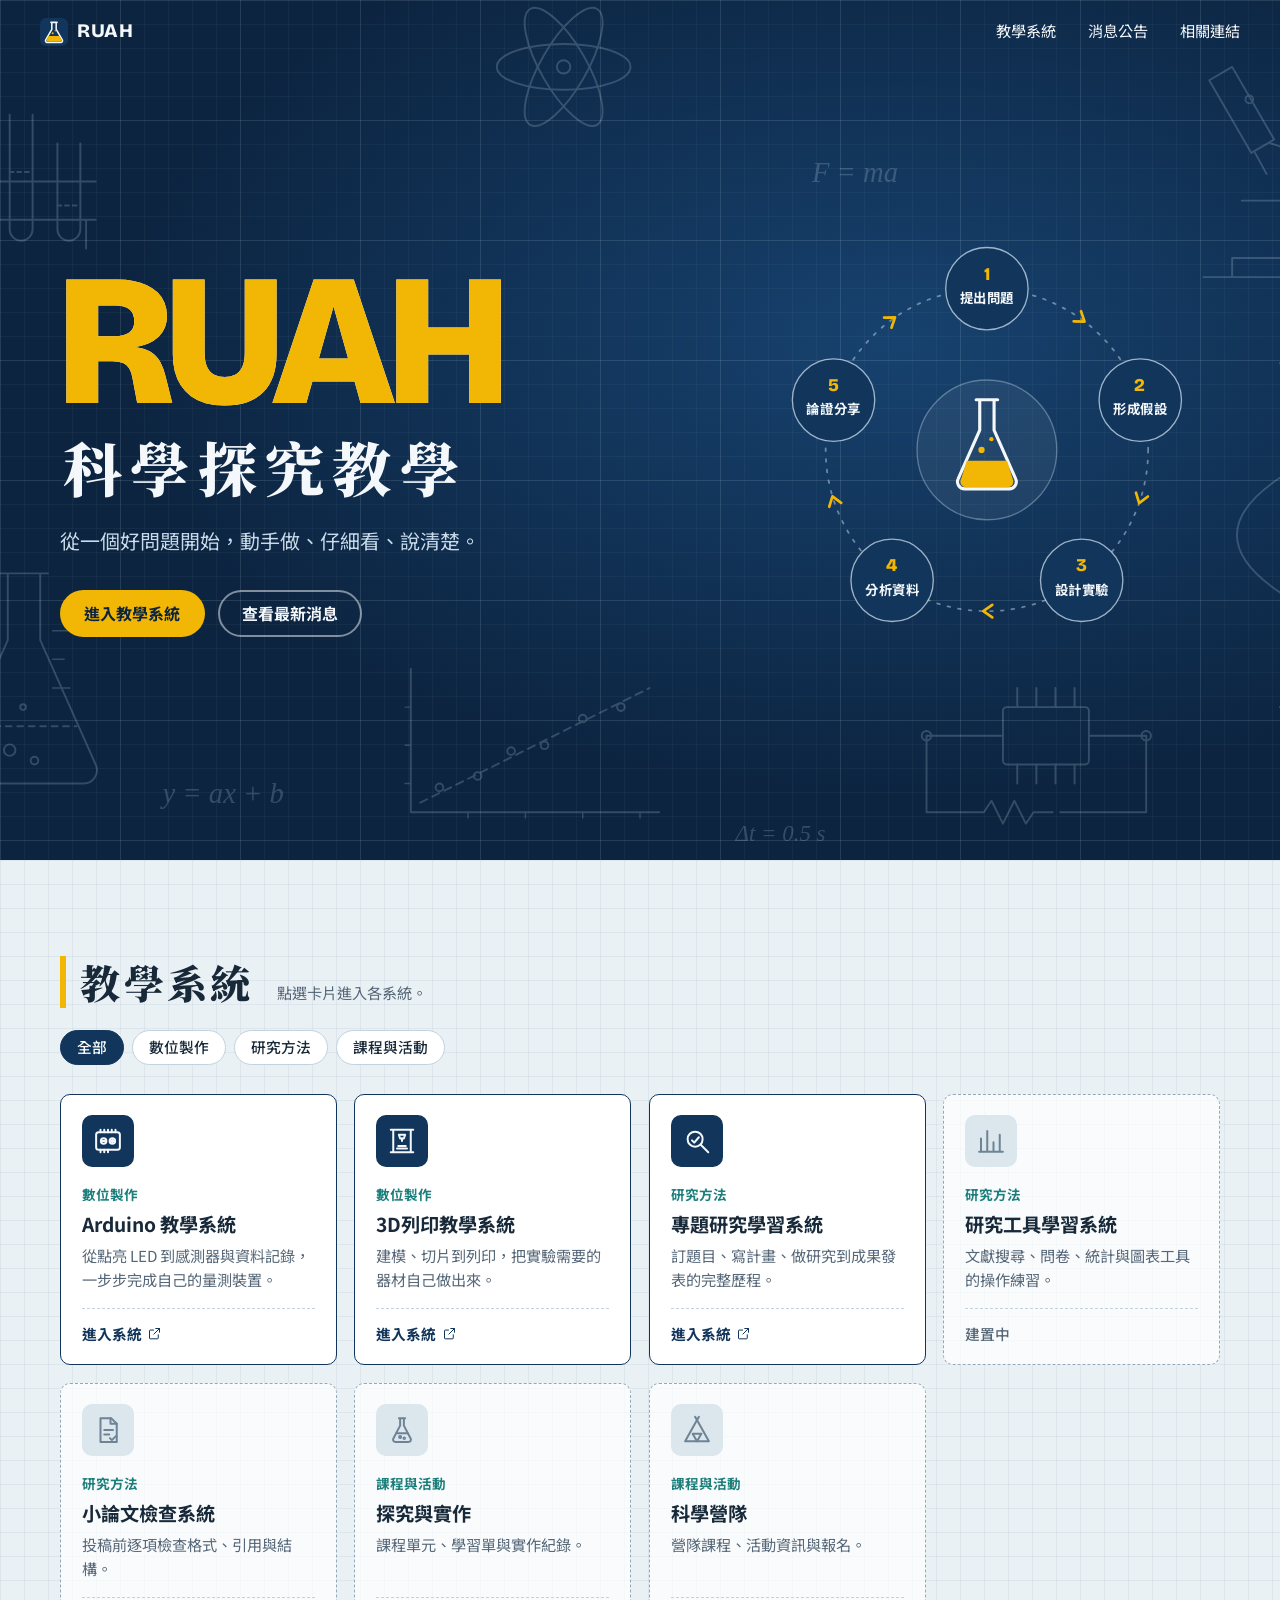
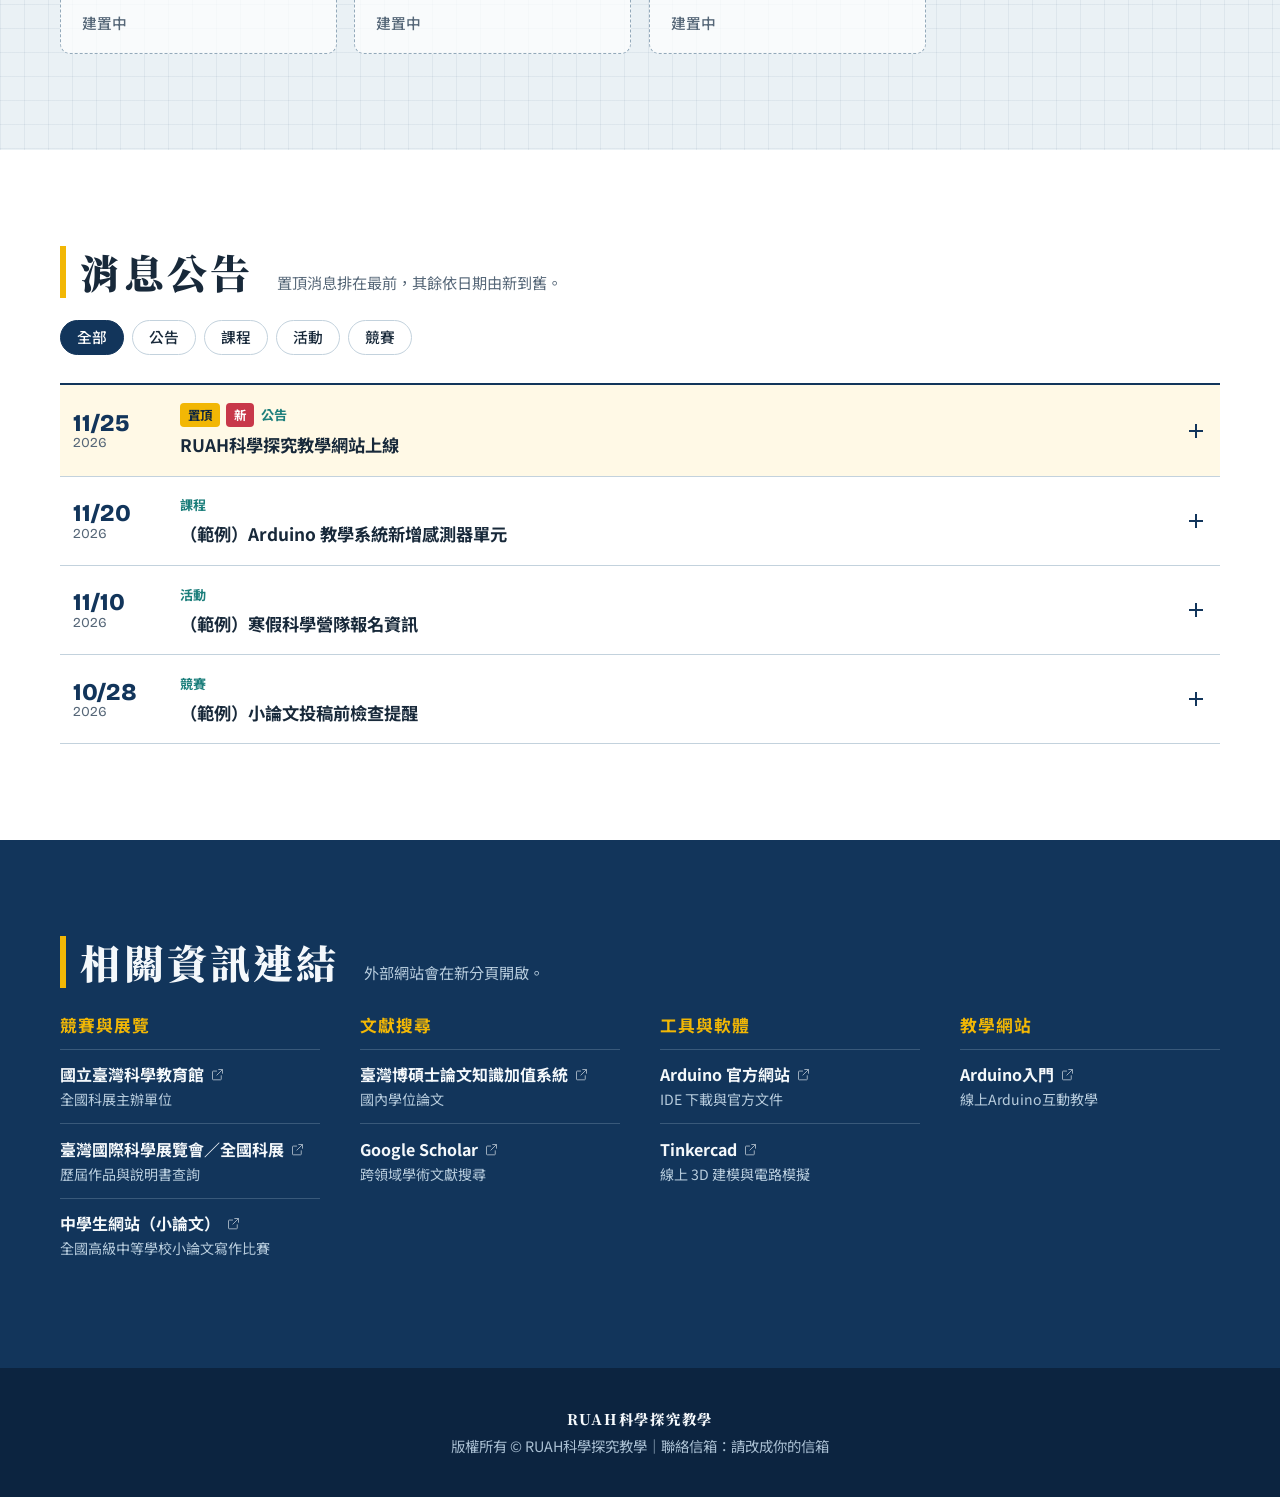
<file: index.html>
<!DOCTYPE html>
<html lang="zh-Hant-TW">
<head>
  <meta charset="UTF-8">
  <meta name="viewport" content="width=device-width, initial-scale=1">
  <title>RUAH科學探究教學</title>
  <meta name="description" content="RUAH科學探究教學：Arduino、3D列印、專題研究、研究工具、小論文檢查、探究與實作、科學營隊等教學系統入口。">
  <link rel="icon" href="images/favicon.svg" type="image/svg+xml">

  <link rel="preconnect" href="https://fonts.googleapis.com">
  <link rel="preconnect" href="https://fonts.gstatic.com" crossorigin>
  <link href="https://fonts.googleapis.com/css2?family=Bricolage+Grotesque:opsz,wght@12..96,500;12..96,800&family=Noto+Sans+TC:wght@400;500;700&family=Noto+Serif+TC:wght@600;900&display=swap" rel="stylesheet">

  <link rel="stylesheet" href="css/style.css">
</head>
<body>

  <a class="skip-link" href="#systems">跳到教學系統</a>

  <!-- ========== 導覽列 ========== -->
  <header class="topbar" id="topbar">
    <a class="brand" href="#top" aria-label="回到頁首">
      <img src="images/favicon.svg" alt="" width="28" height="28">
      <span>RUAH</span>
    </a>
    <nav class="topnav" aria-label="主選單">
      <a href="#systems">教學系統</a>
      <a href="#news">消息公告</a>
      <a href="#links">相關連結</a>
    </nav>
  </header>

  <!-- ========== 首頁大標 ========== -->
  <section class="hero" id="top">
    <div class="hero-photo" id="heroPhoto" aria-hidden="true"></div>
    <div class="hero-grid" aria-hidden="true"></div>
    <img class="hero-sketches" src="images/lab-sketches.svg" alt="" aria-hidden="true">

    <div class="hero-inner">
      <div class="hero-text">
        <h1 class="hero-title">
          <span class="title-latin" data-text="RUAH">RUAH</span>
          <span class="title-cjk">科學探究教學</span>
        </h1>
        <p class="hero-tagline" id="heroTagline">從一個好問題開始，動手做、仔細看、說清楚。</p>
        <div class="hero-actions">
          <a class="btn btn-primary" href="#systems">進入教學系統</a>
          <a class="btn btn-ghost" href="#news">查看最新消息</a>
        </div>
      </div>

      <!-- 探究循環圖 -->
      <figure class="cycle" aria-label="科學探究循環：提出問題、形成假設、設計實驗、分析資料、論證分享">
        <svg viewBox="0 0 520 520" role="img" aria-hidden="true">
          <circle class="cy-ring" cx="260" cy="260" r="180"/>
          <g class="cy-arrows">
            <path d="M-6-7L4 0l-10 7" transform="translate(365.8 114.4) rotate(36)"/>
            <path d="M-6-7L4 0l-10 7" transform="translate(431.2 315.6) rotate(108)"/>
            <path d="M-6-7L4 0l-10 7" transform="translate(260 440) rotate(180)"/>
            <path d="M-6-7L4 0l-10 7" transform="translate(88.8 315.6) rotate(252)"/>
            <path d="M-6-7L4 0l-10 7" transform="translate(154.2 114.4) rotate(324)"/>
          </g>
          <g class="cy-orbit"><circle cx="260" cy="80" r="6"/></g>

          <!-- 中央：燒瓶 -->
          <circle class="cy-core" cx="260" cy="260" r="78"/>
          <g transform="translate(222 200)">
            <path class="cy-flask" d="M26 4h24M30 4v34L6 92a8 8 0 0 0 7.3 11.5h49.4A8 8 0 0 0 70 92L46 38V4"/>
            <path class="cy-liquid" d="M15.5 72h45L67 93a6 6 0 0 1-5.5 8.5H14.5A6 6 0 0 1 9 93z"/>
            <circle class="cy-bubble" cx="32" cy="60" r="3.5"/>
            <circle class="cy-bubble" cx="43" cy="48" r="2.4"/>
          </g>

          <!-- 五個步驟（依序循環） -->
          <g class="cy-node" transform="translate(260 80)"><circle r="46"/><text class="n" y="-10">1</text><text y="16">提出問題</text></g>
          <g class="cy-node" transform="translate(431.2 204.4)"><circle r="46"/><text class="n" y="-10">2</text><text y="16">形成假設</text></g>
          <g class="cy-node" transform="translate(365.8 405.6)"><circle r="46"/><text class="n" y="-10">3</text><text y="16">設計實驗</text></g>
          <g class="cy-node" transform="translate(154.2 405.6)"><circle r="46"/><text class="n" y="-10">4</text><text y="16">分析資料</text></g>
          <g class="cy-node" transform="translate(88.8 204.4)"><circle r="46"/><text class="n" y="-10">5</text><text y="16">論證分享</text></g>
        </svg>
      </figure>
    </div>
  </section>

  <main>
    <!-- ========== 欄位一：教學系統 ========== -->
    <section class="section section-systems" id="systems" aria-labelledby="systems-title">
      <div class="section-head">
        <h2 id="systems-title">教學系統</h2>
        <p class="section-note">點選卡片進入各系統。</p>
      </div>
      <div class="filters" id="systemFilters" role="group" aria-label="依分類篩選教學系統"></div>
      <div class="system-grid" id="systemGrid"></div>
    </section>

    <!-- ========== 欄位二：消息公告 ========== -->
    <section class="section section-news" id="news" aria-labelledby="news-title">
      <div class="section-head">
        <h2 id="news-title">消息公告</h2>
        <p class="section-note">置頂消息排在最前，其餘依日期由新到舊。</p>
      </div>
      <div class="filters" id="newsFilters" role="group" aria-label="依分類篩選消息"></div>
      <ol class="news-list" id="newsList"></ol>
      <button class="btn btn-outline more-btn" id="newsMore" type="button" hidden>顯示更多消息</button>
    </section>

    <!-- ========== 欄位三：相關資訊連結 ========== -->
    <section class="section section-links" id="links" aria-labelledby="links-title">
      <div class="section-head">
        <h2 id="links-title">相關資訊連結</h2>
        <p class="section-note">外部網站會在新分頁開啟。</p>
      </div>
      <div class="link-groups" id="linkGroups"></div>
    </section>
  </main>

  <footer class="footer">
    <p class="footer-title">RUAH科學探究教學</p>
    <p id="footerText"></p>
  </footer>

  <!-- 網站內容都在 data.js，要改內容請編輯這個檔案 -->
  <script src="js/data.js"></script>
  <script src="js/main.js"></script>
</body>
</html>
</file>
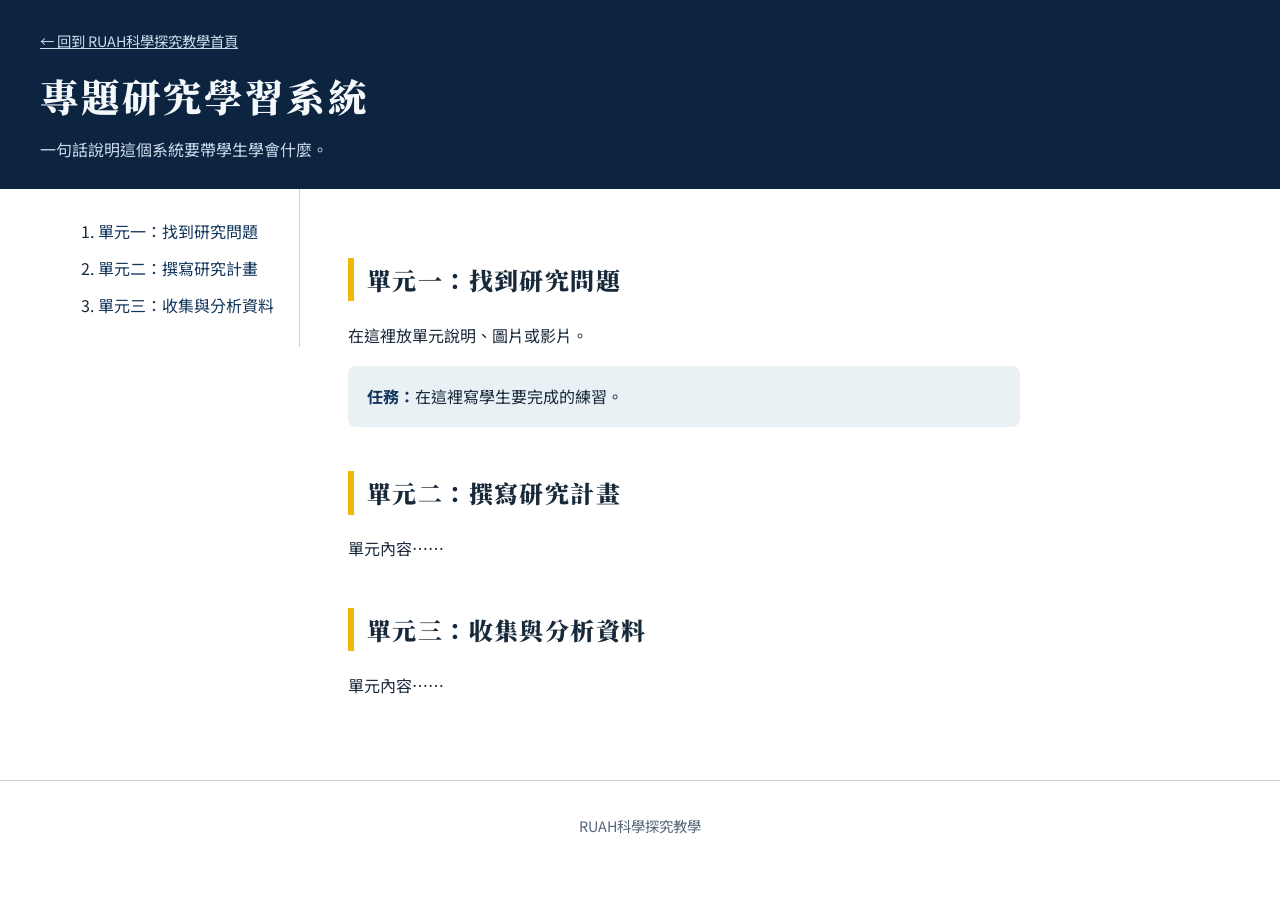
<file: templates/system-starter/index.html>
<!DOCTYPE html>
<html lang="zh-Hant-TW">
<head>
  <meta charset="UTF-8">
  <meta name="viewport" content="width=device-width, initial-scale=1">
  <!-- ① 改成這個系統的名稱 -->
  <title>專題研究學習系統｜RUAH科學探究教學</title>
  <link rel="preconnect" href="https://fonts.googleapis.com">
  <link rel="preconnect" href="https://fonts.gstatic.com" crossorigin>
  <link href="https://fonts.googleapis.com/css2?family=Noto+Sans+TC:wght@400;700&family=Noto+Serif+TC:wght@900&display=swap" rel="stylesheet">
  <style>
    /* 與 RUAH 首頁相同的配色 */
    :root { --ink:#0C2440; --blue:#12355B; --paper:#EAF1F5; --yellow:#F2B705; --text:#18293A; --muted:#566778; --line:#C3D2DD; }
    * { box-sizing: border-box; }
    body { margin:0; font-family:"Noto Sans TC","PingFang TC","Microsoft JhengHei",sans-serif; color:var(--text); line-height:1.8; background:#fff; }
    header { background:var(--ink); color:#F4F8FB; padding:1.6rem clamp(1rem,4vw,2.5rem); }
    header a { color:#C9DBEA; font-size:.9rem; }
    header h1 { margin:.4rem 0 0; font-family:"Noto Serif TC",serif; font-weight:900; letter-spacing:.08em; font-size:clamp(1.6rem,4vw,2.4rem); }
    header p { margin:.3rem 0 0; color:#C9DBEA; }
    .layout { display:grid; grid-template-columns:240px 1fr; max-width:1160px; margin:0 auto; }
    nav { padding:1.5rem 1rem; border-right:1px solid var(--line); position:sticky; top:0; align-self:start; max-height:100vh; overflow:auto; }
    nav ol { margin:0; padding-left:1.4rem; }
    nav a { color:var(--blue); text-decoration:none; display:block; padding:.25rem 0; }
    nav a:hover { text-decoration:underline; }
    main { padding:1.5rem clamp(1rem,4vw,3rem) 4rem; max-width:48rem; }
    h2 { font-family:"Noto Serif TC",serif; font-weight:900; letter-spacing:.06em; border-left:6px solid var(--yellow); padding-left:.8rem; margin-top:2.8rem; }
    .task { background:var(--paper); border-radius:8px; padding:1rem 1.2rem; }
    .task strong { color:var(--blue); }
    footer { text-align:center; padding:2rem; color:var(--muted); border-top:1px solid var(--line); font-size:.9rem; }
    :focus-visible { outline:3px solid var(--yellow); outline-offset:2px; }
    @media (max-width:760px) { .layout { grid-template-columns:1fr; } nav { position:static; border-right:0; border-bottom:1px solid var(--line); max-height:none; } }
  </style>
</head>
<body>
  <header>
    <!-- ② 把網址改成你的 RUAH 首頁 -->
    <a href="https://YOUR-ACCOUNT.github.io/">← 回到 RUAH科學探究教學首頁</a>
    <h1>專題研究學習系統</h1>
    <p>一句話說明這個系統要帶學生學會什麼。</p>
  </header>

  <div class="layout">
    <!-- ③ 單元目錄：新增單元時，這裡和下方 main 各加一段，id 要對應 -->
    <nav aria-label="單元目錄">
      <ol>
        <li><a href="#unit1">單元一：找到研究問題</a></li>
        <li><a href="#unit2">單元二：撰寫研究計畫</a></li>
        <li><a href="#unit3">單元三：收集與分析資料</a></li>
      </ol>
    </nav>

    <main>
      <section id="unit1">
        <h2>單元一：找到研究問題</h2>
        <p>在這裡放單元說明、圖片或影片。</p>
        <div class="task"><strong>任務：</strong>在這裡寫學生要完成的練習。</div>
      </section>

      <section id="unit2">
        <h2>單元二：撰寫研究計畫</h2>
        <p>單元內容……</p>
      </section>

      <section id="unit3">
        <h2>單元三：收集與分析資料</h2>
        <p>單元內容……</p>
        <!-- 放圖片：把圖片上傳到同一個 repo 的 images 資料夾，再寫 -->
        <!-- <img src="images/example.jpg" alt="圖片說明" style="max-width:100%"> -->
        <!-- 嵌入 YouTube：在 YouTube 影片按「分享 → 嵌入」，把那段程式碼貼在這裡 -->
      </section>
    </main>
  </div>

  <footer>RUAH科學探究教學</footer>
</body>
</html>
</file>
<file: css/style.css>
/* ================================================================
   RUAH科學探究教學 ── 樣式
   想換主色，改下面 :root 裡的色碼即可。
   ================================================================ */
:root {
  --ink-deep: #0C2440;   /* 首頁與頁尾深藍（藍圖紙） */
  --blueprint: #12355B;  /* 主要深藍 */
  --chalk: #F4F8FB;      /* 粉筆白 */
  --paper: #EAF1F5;      /* 方格紙底色 */
  --sodium: #F2B705;     /* 鈉焰黃：強調色 */
  --teal: #1D7F7C;       /* 硫酸銅綠：分類標籤 */
  --litmus: #C8384A;     /* 石蕊紅：「新」標籤 */
  --text: #18293A;
  --muted: #566778;
  --line: #C3D2DD;

  --f-latin: "Bricolage Grotesque", "Noto Sans TC", sans-serif;
  --f-serif: "Noto Serif TC", "PMingLiU", serif;
  --f-sans: "Noto Sans TC", "PingFang TC", "Microsoft JhengHei", sans-serif;

  --wrap: 1160px;
}

*, *::before, *::after { box-sizing: border-box; }
html { scroll-behavior: smooth; scroll-padding-top: 72px; }
body {
  margin: 0;
  font-family: var(--f-sans);
  font-size: 1rem;
  line-height: 1.7;
  color: var(--text);
  background: #fff;
  -webkit-font-smoothing: antialiased;
}
img, svg { display: block; max-width: 100%; }
a { color: inherit; }
:focus-visible { outline: 3px solid var(--sodium); outline-offset: 3px; border-radius: 4px; }

.skip-link {
  position: absolute; left: 1rem; top: -3rem; z-index: 100;
  background: var(--sodium); color: var(--ink-deep); padding: .5rem 1rem; border-radius: 6px;
  font-weight: 700; text-decoration: none;
}
.skip-link:focus { top: 1rem; }

/* ---------- 導覽列 ---------- */
.topbar {
  position: fixed; inset: 0 0 auto 0; z-index: 50;
  display: flex; align-items: center; justify-content: space-between;
  padding: .85rem clamp(1rem, 4vw, 2.5rem);
  color: var(--chalk);
  transition: background-color .25s, box-shadow .25s;
}
.topbar.is-solid { background: rgba(12, 36, 64, .94); box-shadow: 0 1px 0 rgba(244, 248, 251, .12); }
.brand { display: flex; align-items: center; gap: .55rem; text-decoration: none; font-family: var(--f-latin); font-weight: 800; font-size: 1.2rem; letter-spacing: .04em; }
.topnav { display: flex; gap: clamp(.75rem, 3vw, 2rem); }
.topnav a { text-decoration: none; font-size: .95rem; padding: .25rem 0; border-bottom: 2px solid transparent; }
.topnav a:hover { border-color: var(--sodium); }

/* ---------- 首頁大標 ---------- */
.hero {
  position: relative; overflow: hidden;
  min-height: min(100vh, 860px);
  display: flex; align-items: center;
  padding: 6.5rem clamp(1rem, 4vw, 2.5rem) 4rem;
  background: radial-gradient(ellipse at 70% 40%, #17426F 0%, var(--ink-deep) 62%);
  color: var(--chalk);
}
/* 自訂照片（data.js 的 heroImage） */
.hero-photo {
  position: absolute; inset: 0; opacity: 0;
  background-size: cover; background-position: center;
  mix-blend-mode: luminosity;
}
.hero-photo.is-on { opacity: .28; }
/* 藍圖方格 */
.hero-grid {
  position: absolute; inset: 0;
  background-image:
    linear-gradient(rgba(216, 232, 246, .09) 1px, transparent 1px),
    linear-gradient(90deg, rgba(216, 232, 246, .09) 1px, transparent 1px),
    linear-gradient(rgba(216, 232, 246, .04) 1px, transparent 1px),
    linear-gradient(90deg, rgba(216, 232, 246, .04) 1px, transparent 1px);
  background-size: 120px 120px, 120px 120px, 24px 24px, 24px 24px;
}
/* 實驗器材手繪線稿 */
.hero-sketches {
  position: absolute; inset: 0; width: 100%; height: 100%;
  object-fit: cover; opacity: .2; pointer-events: none;
}

.hero-inner {
  position: relative; z-index: 1;
  width: 100%; max-width: var(--wrap); margin: 0 auto;
  display: grid; grid-template-columns: 1.15fr .85fr; gap: clamp(2rem, 5vw, 4rem); align-items: center;
}

.hero-title { margin: 0; display: flex; flex-direction: column; gap: .6rem; }

/* 「RUAH」：字形描邊，載入時像液體由下往上注滿 */
.title-latin {
  position: relative; display: inline-block; width: max-content;
  font-family: var(--f-latin); font-weight: 800;
  font-size: clamp(5rem, 15vw, 11.5rem); line-height: .86; letter-spacing: -.02em;
  color: transparent;
  -webkit-text-stroke: 2px var(--chalk);
}
.title-latin::after {
  content: attr(data-text);
  position: absolute; inset: 0;
  color: var(--sodium);
  -webkit-text-stroke: 2px var(--sodium);
  clip-path: inset(0 0 0 0);
  animation: fill-up 2.2s cubic-bezier(.55, .1, .25, 1) .3s both;
}
@keyframes fill-up {
  from { clip-path: inset(100% 0 0 0); }
  to   { clip-path: inset(0 0 0 0); }
}
.title-cjk {
  font-family: var(--f-serif); font-weight: 900;
  font-size: clamp(2rem, 5.2vw, 3.7rem); line-height: 1.2; letter-spacing: .14em;
  padding-left: .2rem;
}
.hero-tagline { margin: 1.4rem 0 2rem; font-size: clamp(1.05rem, 1.8vw, 1.25rem); color: #C9DBEA; max-width: 30em; }

.hero-actions { display: flex; flex-wrap: wrap; gap: .8rem; }
.btn {
  display: inline-flex; align-items: center; justify-content: center; gap: .4rem;
  padding: .75rem 1.4rem; border-radius: 999px;
  font: 700 1rem/1.2 var(--f-sans); text-decoration: none; cursor: pointer;
  border: 2px solid transparent; transition: background-color .2s, color .2s, border-color .2s;
}
.btn-primary { background: var(--sodium); color: var(--ink-deep); }
.btn-primary:hover { background: #FFCB2E; }
.btn-ghost { border-color: rgba(244, 248, 251, .5); color: var(--chalk); }
.btn-ghost:hover { border-color: var(--chalk); background: rgba(244, 248, 251, .08); }
.btn-outline { border-color: var(--blueprint); color: var(--blueprint); background: #fff; }
.btn-outline:hover { background: var(--blueprint); color: #fff; }

/* 探究循環圖 */
.cycle { margin: 0; justify-self: center; width: 100%; max-width: 470px; }
.cy-ring { fill: none; stroke: rgba(216, 232, 246, .45); stroke-width: 2; stroke-dasharray: 3 9; stroke-linecap: round; }
.cy-arrows path { fill: none; stroke: var(--sodium); stroke-width: 3; stroke-linecap: round; stroke-linejoin: round; }
.cy-orbit { transform-origin: 260px 260px; animation: orbit 30s linear infinite; }
.cy-orbit circle { fill: var(--sodium); }
@keyframes orbit { to { transform: rotate(360deg); } }
.cy-core { fill: rgba(244, 248, 251, .06); stroke: rgba(216, 232, 246, .35); stroke-width: 1.5; }
.cy-flask { fill: none; stroke: var(--chalk); stroke-width: 3.5; stroke-linecap: round; stroke-linejoin: round; }
.cy-liquid, .cy-bubble { fill: var(--sodium); }
.cy-node circle { fill: var(--blueprint); stroke: rgba(216, 232, 246, .7); stroke-width: 1.5; }
.cy-node text { fill: var(--chalk); font: 700 15px var(--f-sans); text-anchor: middle; letter-spacing: .04em; }
.cy-node text.n { fill: var(--sodium); font: 800 20px var(--f-latin); }

/* ---------- 共用區塊 ---------- */
.section { padding: clamp(3.5rem, 8vw, 6rem) clamp(1rem, 4vw, 2.5rem); }
.section > * { max-width: var(--wrap); margin-left: auto; margin-right: auto; }
.section-head { display: flex; flex-wrap: wrap; align-items: baseline; gap: .4rem 1.5rem; margin-bottom: 1.4rem; }
.section-head h2 {
  margin: 0; font-family: var(--f-serif); font-weight: 900;
  font-size: clamp(1.8rem, 3.6vw, 2.5rem); letter-spacing: .08em; line-height: 1.3;
  padding-left: .9rem; border-left: 6px solid var(--sodium);
}
.section-note { margin: 0; color: var(--muted); font-size: .95rem; }

.filters { display: flex; flex-wrap: wrap; gap: .5rem; margin-bottom: 1.8rem; }
.chip {
  font: 500 .92rem/1 var(--f-sans); padding: .55rem 1rem; border-radius: 999px; cursor: pointer;
  border: 1.5px solid var(--line); background: #fff; color: var(--text);
}
.chip:hover { border-color: var(--blueprint); }
.chip[aria-pressed="true"] { background: var(--blueprint); border-color: var(--blueprint); color: #fff; }

.empty { color: var(--muted); padding: 1rem 0; list-style: none; }

/* ---------- 欄位一：教學系統 ---------- */
.section-systems {
  background-color: var(--paper);
  background-image:
    linear-gradient(rgba(18, 53, 91, .06) 1px, transparent 1px),
    linear-gradient(90deg, rgba(18, 53, 91, .06) 1px, transparent 1px);
  background-size: 24px 24px;
}
.system-grid { display: grid; grid-template-columns: repeat(auto-fill, minmax(250px, 1fr)); gap: 1.1rem; }
.sys {
  position: relative; display: flex; flex-direction: column; gap: 1rem;
  padding: 1.3rem 1.3rem 1.1rem; min-height: 230px;
  background: #fff; border: 1.5px solid var(--blueprint); border-radius: 10px;
  text-decoration: none; color: var(--text);
  transition: transform .18s, box-shadow .18s;
}
a.sys:hover { transform: translate(-3px, -3px); box-shadow: 6px 6px 0 var(--sodium); }
.sys-icon {
  width: 52px; height: 52px; border-radius: 10px; display: grid; place-items: center;
  background: var(--blueprint); color: var(--chalk);
}
.sys-icon svg { width: 30px; height: 30px; }
.icon-emoji { font-size: 1.7rem; line-height: 1; }
.sys-body { display: flex; flex-direction: column; gap: .3rem; flex: 1; }
.sys-cat { color: var(--teal); font-size: .85rem; font-weight: 700; }
.sys-name { font-size: 1.2rem; font-weight: 700; line-height: 1.4; }
.sys-desc { color: var(--muted); font-size: .95rem; line-height: 1.6; }
.sys-status {
  display: inline-flex; align-items: center; gap: .35rem;
  font-weight: 700; font-size: .92rem; color: var(--blueprint);
  padding-top: .8rem; border-top: 1px dashed var(--line);
}
.mini { width: 15px; height: 15px; flex: none; }

.sys.is-pending { border-style: dashed; border-color: #93A9BA; background: rgba(255, 255, 255, .7); }
.sys.is-pending .sys-icon { background: #DCE6ED; color: #6E8496; }
.sys.is-pending .sys-status { color: var(--muted); font-weight: 500; }

/* ---------- 欄位二：消息公告 ---------- */
.news-list { list-style: none; padding: 0; margin-top: 0; margin-bottom: 0; border-top: 2px solid var(--blueprint); }
.news-item { border-bottom: 1px solid var(--line); }
.news-item.is-pinned { background: #FFF9E6; }
.news-item summary, .news-row {
  display: grid; grid-template-columns: 5.5rem 1fr auto; gap: 1.2rem; align-items: center;
  padding: 1.1rem .8rem;
}
.news-item summary { cursor: pointer; list-style: none; }
.news-item summary::-webkit-details-marker { display: none; }
.news-item summary:hover .news-title { color: var(--blueprint); text-decoration: underline; text-underline-offset: 4px; }
.news-date { display: flex; flex-direction: column; line-height: 1.1; font-family: var(--f-latin); }
.nd-md { font-size: 1.5rem; font-weight: 800; color: var(--blueprint); }
.nd-y { font-size: .85rem; color: var(--muted); }
.news-main { display: flex; flex-direction: column; gap: .3rem; min-width: 0; }
.news-meta { display: flex; flex-wrap: wrap; align-items: center; gap: .4rem; font-size: .82rem; }
.news-cat { color: var(--teal); font-weight: 700; }
.badge { padding: .1rem .5rem; border-radius: 4px; font-weight: 700; font-size: .78rem; }
.badge-pin { background: var(--sodium); color: var(--ink-deep); }
.badge-new { background: var(--litmus); color: #fff; }
.news-title { font-size: 1.08rem; font-weight: 700; line-height: 1.5; }
.news-toggle { position: relative; width: 22px; height: 22px; }
.news-toggle::before, .news-toggle::after {
  content: ""; position: absolute; left: 50%; top: 50%; width: 14px; height: 2px;
  background: var(--blueprint); transform: translate(-50%, -50%); transition: transform .2s;
}
.news-toggle::after { transform: translate(-50%, -50%) rotate(90deg); }
details[open] .news-toggle::after { transform: translate(-50%, -50%) rotate(0deg); }
.news-body { padding: 0 .8rem 1.3rem calc(5.5rem + 2rem); color: #33475A; }
.news-body p { margin: 0 0 .6rem; max-width: 42em; }
.news-link { display: inline-flex; align-items: center; gap: .35rem; font-weight: 700; color: var(--blueprint); }
.more-btn { display: flex; margin: 1.8rem auto 0; }
.more-btn[hidden] { display: none; }

/* ---------- 欄位三：相關連結 ---------- */
.section-links { background: var(--blueprint); color: var(--chalk); }
.section-links .section-note { color: #B7CCDD; }
.link-groups { display: grid; grid-template-columns: repeat(auto-fit, minmax(240px, 1fr)); gap: 2rem 2.5rem; }
.link-group h3 { margin: 0 0 .6rem; font-size: 1.05rem; color: var(--sodium); letter-spacing: .06em; }
.link-group ul { list-style: none; margin: 0; padding: 0; }
.link-group li { border-top: 1px solid rgba(216, 232, 246, .2); }
.link-group a { display: flex; flex-direction: column; padding: .7rem 0; text-decoration: none; }
.lk-name { display: inline-flex; align-items: center; gap: .4rem; font-weight: 700; }
.lk-name .mini { opacity: .6; }
.lk-desc { font-size: .88rem; color: #B7CCDD; }
.link-group a:hover .lk-name { color: var(--sodium); }

/* ---------- 頁尾 ---------- */
.footer { background: var(--ink-deep); color: #A9BFD2; text-align: center; padding: 2.2rem 1rem; font-size: .9rem; }
.footer p { margin: .2rem 0; }
.footer-title { color: var(--chalk); font-family: var(--f-serif); font-weight: 900; letter-spacing: .12em; }

/* ---------- 錯誤提示 ---------- */
.data-error {
  max-width: var(--wrap); margin: 2rem auto; padding: 1rem 1.2rem;
  border: 2px solid var(--litmus); border-radius: 8px; background: #FDECEE; color: #7A1B27;
}

/* ---------- 手機與平板 ---------- */
@media (max-width: 900px) {
  .hero-inner { grid-template-columns: 1fr; }
  .cycle { max-width: 360px; }
}
@media (max-width: 560px) {
  .topnav a { font-size: .88rem; }
  .brand span { display: none; }
  .news-item summary, .news-row { grid-template-columns: 4.2rem 1fr auto; gap: .8rem; padding: 1rem .4rem; }
  .nd-md { font-size: 1.25rem; }
  .news-body { padding: 0 .4rem 1.2rem .4rem; }
  .title-latin { -webkit-text-stroke-width: 1.5px; }
  .sys { min-height: 0; flex-direction: row; flex-wrap: wrap; align-items: flex-start; gap: .9rem; }
  .sys-icon { width: 44px; height: 44px; }
  .sys-body { flex: 1 1 calc(100% - 60px); }
  .sys-status { flex-basis: 100%; padding-top: .6rem; }
}

/* 尊重「減少動態效果」設定 */
@media (prefers-reduced-motion: reduce) {
  html { scroll-behavior: auto; }
  .title-latin::after, .cy-orbit { animation: none; }
  .sys, .btn, .chip { transition: none; }
}
</file>
